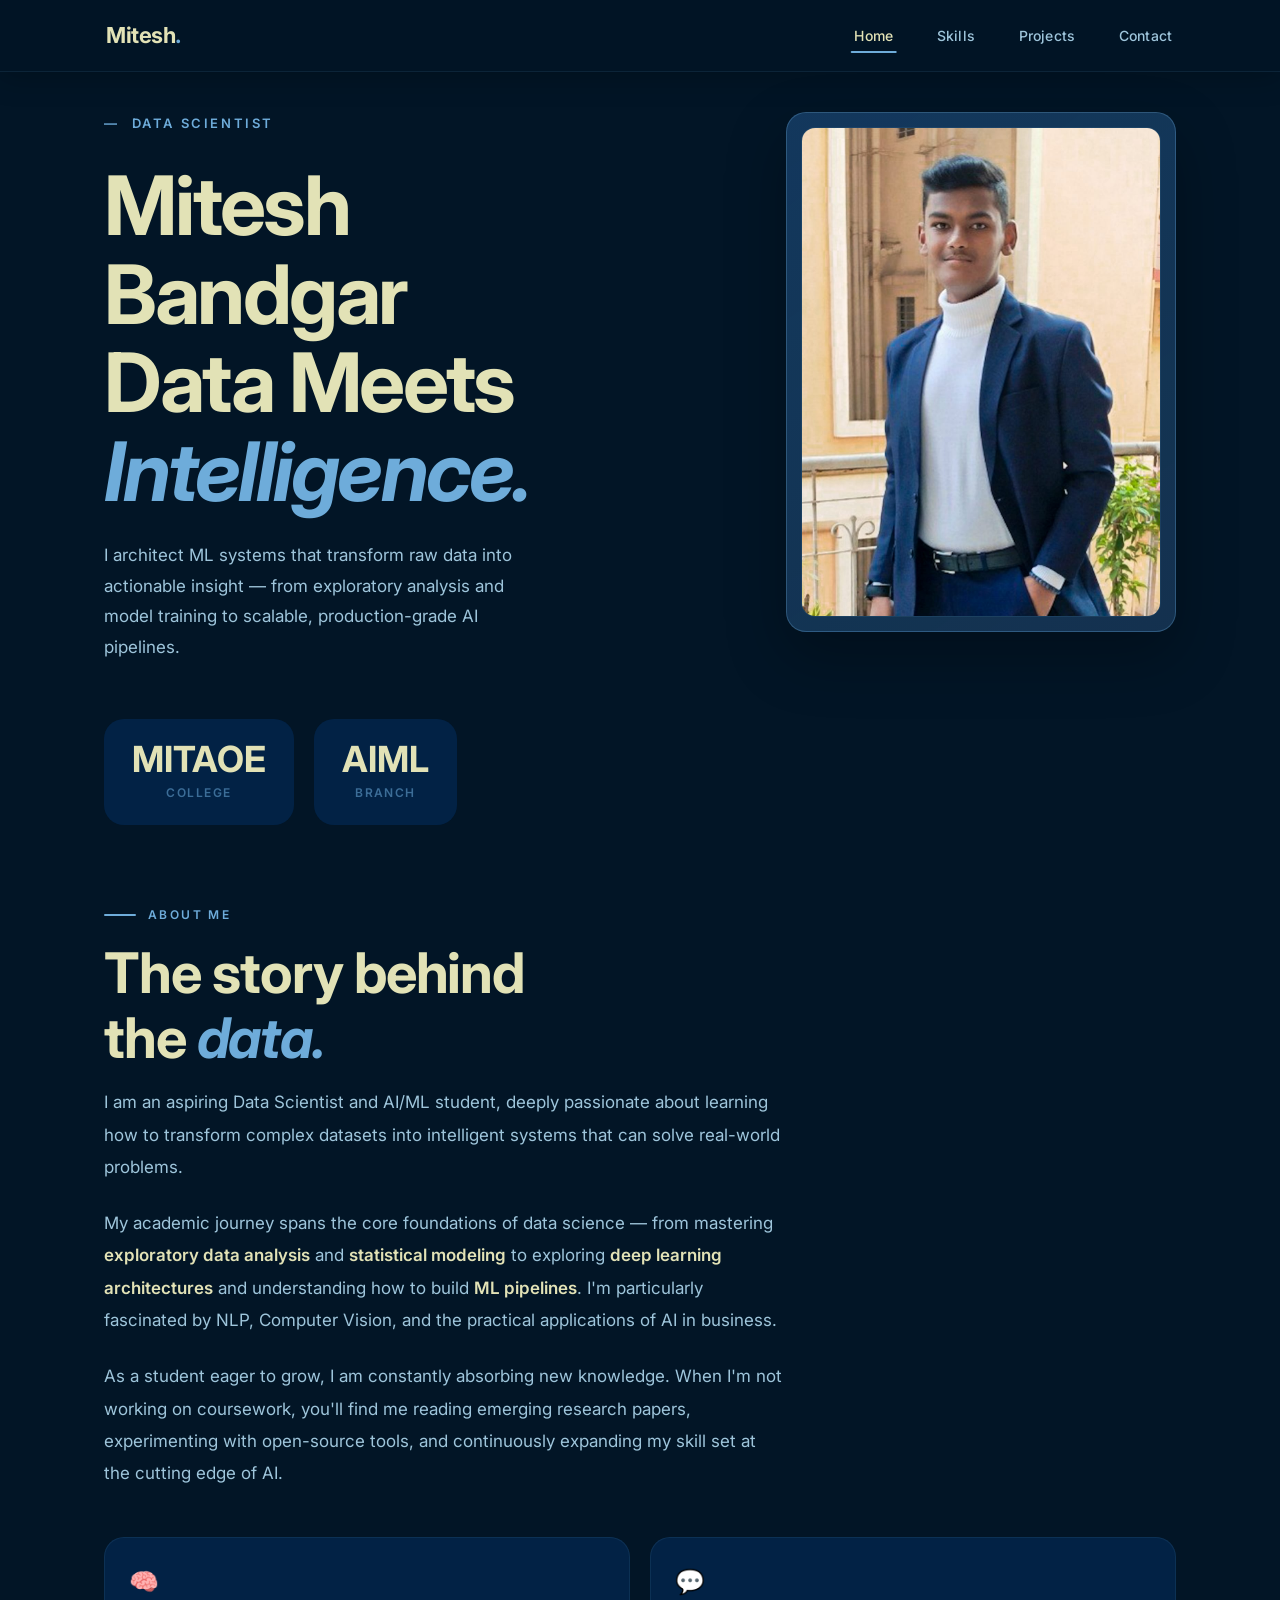
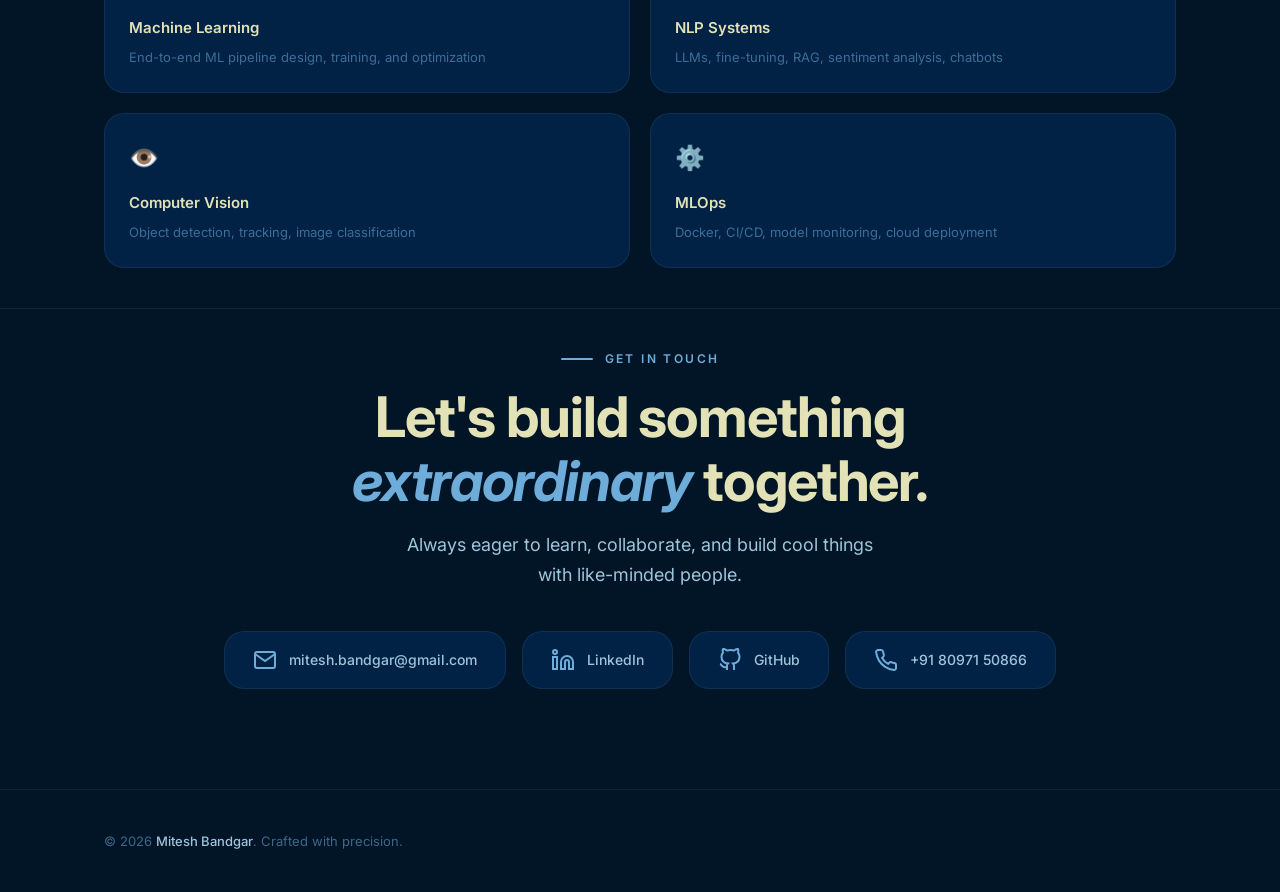
<file: index.html>
<!DOCTYPE html>
<html lang="en">
<head>
    <meta charset="UTF-8">
    <meta name="viewport" content="width=device-width, initial-scale=1.0">
    <title>Mitesh Bandgar</title>
    <meta name="description" content="Portfolio of Mitesh Bandgar, a Data Scientist and AI/ML Engineer from Pune, India. Building intelligent systems through data science, machine learning, and deep learning.">
    <meta name="keywords" content="Mitesh Bandgar, Data Scientist, AI Engineer, ML Engineer, Machine Learning, Deep Learning, Python, NLP, Pune, India">
    <meta name="author" content="Mitesh Bandgar">
    <meta name="robots" content="index, follow">
    <meta name="theme-color" content="#021526">
    <meta property="og:title" content="Mitesh Bandgar — Data Scientist & AI/ML Engineer">
    <meta property="og:description" content="Building intelligent systems through data. ML models, deep learning research, and AI pipelines.">
    <meta property="og:type" content="website">
    <meta name="twitter:card" content="summary_large_image">
    <link rel="canonical" href="https://miteshbandgar.dev">
    <link rel="icon" type="image/png" href="images/logo.png">

    <script type="application/ld+json">
    {
      "@context": "https://schema.org",
      "@type": "Person",
      "name": "Mitesh Bandgar",
      "jobTitle": "Data Scientist and AI/ML Engineer",
      "url": "https://miteshbandgar.dev",
      "email": "mitesh.bandgar@gmail.com",
      "telephone": "+918097150866",
      "address": { "@type": "PostalAddress", "addressLocality": "Pune", "addressRegion": "Maharashtra", "addressCountry": "IN" },
      "sameAs": ["https://github.com/miteshbandgar", "https://www.linkedin.com/in/mitesh-bandgar"]
    }
    </script>
    <link rel="stylesheet" href="css/style.css">
</head>
<body>
    <input type="checkbox" id="nav-toggle-cb" class="nav-toggle-cb" style="display:none;">

    <!-- Navigation -->
    <header class="nav" id="main-nav">
        <div class="nav-inner">
            <a href="index.html" class="nav-logo">Mitesh<span class="accent">.</span></a>
            <div class="nav-links">
                <a href="index.html" class="nav-link active">Home</a>
                <a href="skills.html" class="nav-link">Skills</a>
                <a href="projects.html" class="nav-link">Projects</a>
                <a href="contact.html" class="nav-link">Contact</a>
            </div>
            <label for="nav-toggle-cb" class="nav-toggle" id="nav-toggle">
                <span class="bar"></span><span class="bar"></span><span class="bar"></span>
            </label>
        </div>
    </header>

    <div class="mobile-menu" id="mobile-menu">
        <a href="index.html" class="mobile-link">Home</a>
        <a href="skills.html" class="mobile-link">Skills</a>
        <a href="projects.html" class="mobile-link">Projects</a>
        <a href="contact.html" class="mobile-link">Contact</a>
    </div>

    <main>
        <!-- HERO -->
        <section class="hero" id="hero">
            <div class="container">
                <div class="hero-inner">
                    <div class="hero-content">
                        <div class="hero-eyebrow">Data Scientist</div>
                        <h1 class="hero-title">
                            <span class="line">Mitesh Bandgar</span>
                            <span class="line">Data Meets <em class="italic">Intelligence.</em></span>
                        </h1>
                        <p class="hero-description">I architect ML systems that transform raw data into actionable insight — from exploratory analysis and model training to scalable, production-grade AI pipelines.</p>
                        
                        <div class="hero-meta">
                            <div class="meta-item">
                                <span class="meta-value">MITAOE</span>
                                <span class="meta-label">College</span>
                            </div>
                            <div class="meta-item">
                                <span class="meta-value">AIML</span>
                                <span class="meta-label">Branch</span>
                            </div>
                        </div>
                    </div>

                    <div class="hero-photo" aria-label="Mitesh Bandgar profile image">
                        <div class="hero-photo-frame">
                            <img src="images/me.jpeg" alt="Mitesh Bandgar profile">
                        </div>
                    </div>
                </div>
            </div>
        </section>

        <!-- ABOUT -->
        <section class="section" id="about">
            <div class="container">
                <div class="section-label reveal">About Me</div>
                <h2 class="section-title reveal">The story behind<br>the <em>data.</em></h2>

                <div class="about-content-simple">
                    <p class="bio reveal">
                        I am an aspiring Data Scientist and AI/ML student, deeply passionate about learning how to transform complex datasets into intelligent systems that can solve real-world problems.
                    </p>
                    <p class="bio reveal">
                        My academic journey spans the core foundations of data science — from mastering <strong>exploratory data analysis</strong> and <strong>statistical modeling</strong> to exploring <strong>deep learning architectures</strong> and understanding how to build <strong>ML pipelines</strong>. I'm particularly fascinated by NLP, Computer Vision, and the practical applications of AI in business.
                    </p>
                    <p class="bio reveal">
                        As a student eager to grow, I am constantly absorbing new knowledge. When I'm not working on coursework, you'll find me reading emerging research papers, experimenting with open-source tools, and continuously expanding my skill set at the cutting edge of AI.
                    </p>
                </div>

                <div class="about-highlights reveal-stagger" style="margin-top: 48px;">
                    <div class="highlight-card">
                        <span class="h-icon">🧠</span>
                        <h4>Machine Learning</h4>
                        <p>End-to-end ML pipeline design, training, and optimization</p>
                    </div>
                    <div class="highlight-card">
                        <span class="h-icon">💬</span>
                        <h4>NLP Systems</h4>
                        <p>LLMs, fine-tuning, RAG, sentiment analysis, chatbots</p>
                    </div>
                    <div class="highlight-card">
                        <span class="h-icon">👁️</span>
                        <h4>Computer Vision</h4>
                        <p>Object detection, tracking, image classification</p>
                    </div>
                    <div class="highlight-card">
                        <span class="h-icon">⚙️</span>
                        <h4>MLOps</h4>
                        <p>Docker, CI/CD, model monitoring, cloud deployment</p>
                    </div>

                </div>
            </div>
        </section>

        <hr class="section-divider">

        <!-- CONTACT CTA -->
        <section class="section contact-section" id="contact">
            <div class="container">
                <div class="section-label reveal" style="justify-content: center;">Get in Touch</div>
                <h2 class="section-title reveal">Let's build something<br><em>extraordinary</em> together.</h2>
                <p class="section-subtitle reveal">Always eager to learn, collaborate, and build cool things with like-minded people.</p>

                <div class="contact-links reveal">
                    <div class="contact-card static">
                        <svg viewBox="0 0 24 24" fill="none" stroke="currentColor" stroke-width="2"><path d="M4 4h16c1.1 0 2 .9 2 2v12c0 1.1-.9 2-2 2H4c-1.1 0-2-.9-2-2V6c0-1.1.9-2 2-2z"/><polyline points="22,6 12,13 2,6"/></svg>
                        mitesh.bandgar@gmail.com
                    </div>
                    <a href="https://www.linkedin.com/in/mitesh-bandgar" target="_blank" class="contact-card">
                        <svg viewBox="0 0 24 24" fill="none" stroke="currentColor" stroke-width="2"><path d="M16 8a6 6 0 0 1 6 6v7h-4v-7a2 2 0 0 0-2-2 2 2 0 0 0-2 2v7h-4v-7a6 6 0 0 1 6-6z"/><rect x="2" y="9" width="4" height="12"/><circle cx="4" cy="4" r="2"/></svg>
                        LinkedIn
                    </a>
                    <a href="https://github.com/miteshbandgar" target="_blank" class="contact-card">
                        <svg viewBox="0 0 24 24" fill="none" stroke="currentColor" stroke-width="2"><path d="M9 19c-5 1.5-5-2.5-7-3m14 6v-3.87a3.37 3.37 0 0 0-.94-2.61c3.14-.35 6.44-1.54 6.44-7A5.44 5.44 0 0 0 20 4.77 5.07 5.07 0 0 0 19.91 1S18.73.65 16 2.48a13.38 13.38 0 0 0-7 0C6.27.65 5.09 1 5.09 1A5.07 5.07 0 0 0 5 4.77a5.44 5.44 0 0 0-1.5 3.78c0 5.42 3.3 6.61 6.44 7A3.37 3.37 0 0 0 9 18.13V22"/></svg>
                        GitHub
                    </a>
                    <div class="contact-card static">
                        <svg viewBox="0 0 24 24" fill="none" stroke="currentColor" stroke-width="2"><path d="M22 16.92v3a2 2 0 0 1-2.18 2 19.79 19.79 0 0 1-8.63-3.07 19.5 19.5 0 0 1-6-6 19.79 19.79 0 0 1-3.07-8.67A2 2 0 0 1 4.11 2h3a2 2 0 0 1 2 1.72 12.84 12.84 0 0 0 .7 2.81 2 2 0 0 1-.45 2.11L8.09 9.91a16 16 0 0 0 6 6l1.27-1.27a2 2 0 0 1 2.11-.45 12.84 12.84 0 0 0 2.81.7A2 2 0 0 1 22 16.92z"/></svg>
                        +91 80971 50866
                    </div>

                </div>
            </div>
        </section>
    </main>

    <!-- Footer -->
    <footer class="footer">
        <div class="container">
            <div class="footer-inner">
                <div class="footer-left">
                    <p>&copy; 2026 <span class="footer-name">Mitesh Bandgar</span>. Crafted with precision.</p>
                </div>
            </div>
        </div>
    </footer>
</body>
</html>
</file>
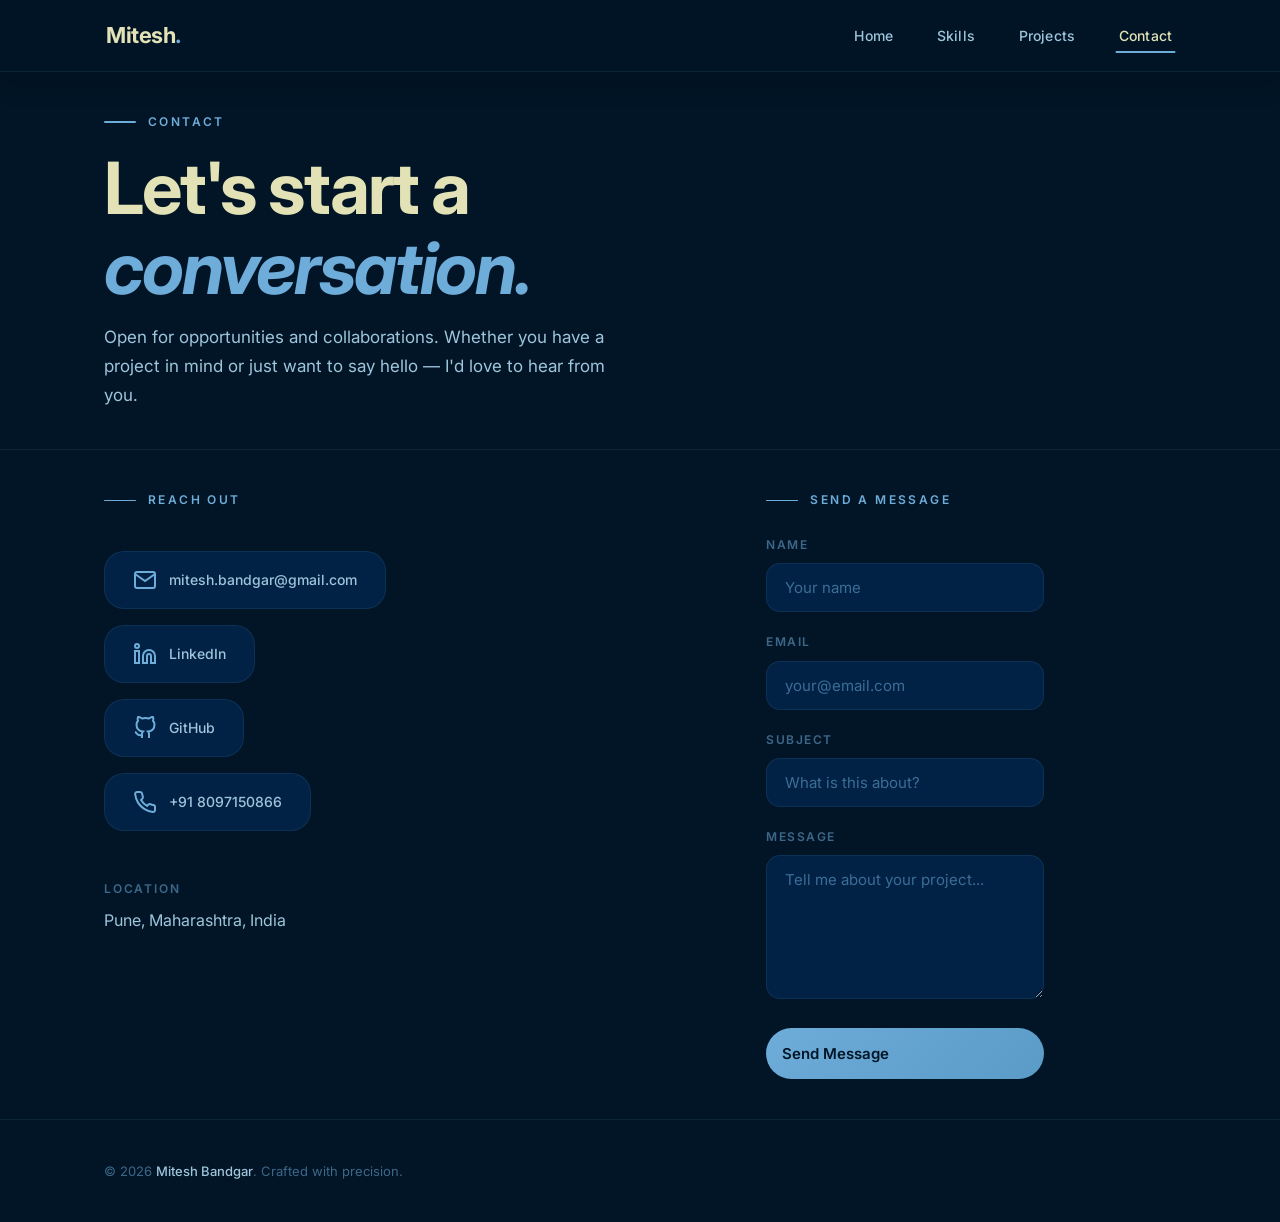
<file: contact.html>
<!DOCTYPE html>
<html lang="en">
<head>
    <meta charset="UTF-8">
    <meta name="viewport" content="width=device-width, initial-scale=1.0">
    <title>Mitesh Bandgar</title>
    <meta name="description" content="Get in touch with Mitesh Bandgar — Available for full-time roles, freelance projects, and collaborations.">
    <meta name="theme-color" content="#021526">
    <link rel="icon" type="image/png" href="images/logo.png">
    <link rel="stylesheet" href="css/style.css">
</head>
<body>
    <input type="checkbox" id="nav-toggle-cb" class="nav-toggle-cb" style="display:none;">

    <div id="scroll-progress"></div>

    <header class="nav" id="main-nav">
        <div class="nav-inner">
            <a href="index.html" class="nav-logo">Mitesh<span class="accent">.</span></a>
            <div class="nav-links">
                <a href="index.html" class="nav-link">Home</a>
                <a href="skills.html" class="nav-link">Skills</a>
                <a href="projects.html" class="nav-link">Projects</a>
                <a href="contact.html" class="nav-link active">Contact</a>
            </div>
            
            <label for="nav-toggle-cb" class="nav-toggle" id="nav-toggle">
                <span class="bar"></span><span class="bar"></span><span class="bar"></span>
            </label>
        </div>
    </header>

    <div class="mobile-menu" id="mobile-menu">
        <a href="index.html" class="mobile-link">Home</a>
        <a href="skills.html" class="mobile-link">Skills</a>
        <a href="projects.html" class="mobile-link">Projects</a>
        <a href="contact.html" class="mobile-link">Contact</a>
    </div>

    <main>
        <div class="page-header">
            <div class="container">
                <div class="section-label">Contact</div>
                <h1 class="page-title">Let's start a<br><em>conversation.</em></h1>
                <p class="page-subtitle">Open for opportunities and collaborations. Whether you have a project in mind or just want to say hello — I'd love to hear from you.</p>
            </div>
        </div>

        <hr class="section-divider">

        <section class="section">
            <div class="container">
                <div class="about-grid">
                    <!-- Left — Info -->
                    <div>
                        <div class="section-label reveal">Reach Out</div>

                        <div style="margin-top: 40px;" class="reveal">
                            <div class="contact-links" style="flex-direction: column; align-items: flex-start; margin-bottom: 0;">
                                <div class="contact-card static">
                                    <svg viewBox="0 0 24 24" fill="none" stroke="currentColor" stroke-width="2"><path d="M4 4h16c1.1 0 2 .9 2 2v12c0 1.1-.9 2-2 2H4c-1.1 0-2-.9-2-2V6c0-1.1.9-2 2-2z"/><polyline points="22,6 12,13 2,6"/></svg>
                                    mitesh.bandgar@gmail.com
                                </div>
                                <a href="https://www.linkedin.com/in/mitesh-bandgar" target="_blank" class="contact-card">
                                    <svg viewBox="0 0 24 24" fill="none" stroke="currentColor" stroke-width="2"><path d="M16 8a6 6 0 0 1 6 6v7h-4v-7a2 2 0 0 0-2-2 2 2 0 0 0-2 2v7h-4v-7a6 6 0 0 1 6-6z"/><rect x="2" y="9" width="4" height="12"/><circle cx="4" cy="4" r="2"/></svg>
                                    LinkedIn
                                </a>
                                <a href="https://github.com/miteshbandgar" target="_blank" class="contact-card">
                                    <svg viewBox="0 0 24 24" fill="none" stroke="currentColor" stroke-width="2"><path d="M9 19c-5 1.5-5-2.5-7-3m14 6v-3.87a3.37 3.37 0 0 0-.94-2.61c3.14-.35 6.44-1.54 6.44-7A5.44 5.44 0 0 0 20 4.77 5.07 5.07 0 0 0 19.91 1S18.73.65 16 2.48a13.38 13.38 0 0 0-7 0C6.27.65 5.09 1 5.09 1A5.07 5.07 0 0 0 5 4.77a5.44 5.44 0 0 0-1.5 3.78c0 5.42 3.3 6.61 6.44 7A3.37 3.37 0 0 0 9 18.13V22"/></svg>
                                    GitHub
                                </a>
                                <div class="contact-card static">
                                    <svg viewBox="0 0 24 24" fill="none" stroke="currentColor" stroke-width="2"><path d="M22 16.92v3a2 2 0 0 1-2.18 2 19.79 19.79 0 0 1-8.63-3.07 19.5 19.5 0 0 1-6-6 19.79 19.79 0 0 1-3.07-8.67A2 2 0 0 1 4.11 2h3a2 2 0 0 1 2 1.72 12.84 12.84 0 0 0 .7 2.81 2 2 0 0 1-.45 2.11L8.09 9.91a16 16 0 0 0 6 6l1.27-1.27a2 2 0 0 1 2.11-.45 12.84 12.84 0 0 0 2.81.7A2 2 0 0 1 22 16.92z"/></svg>
                                    +91 8097150866
                                </div>
                            </div>
                        </div>

                        <div style="margin-top: 48px;" class="reveal">
                            <p style="font-family: var(--font-main); font-size: 12px; font-weight: 600; color: var(--text-muted); text-transform: uppercase; letter-spacing: 0.15em; margin-bottom: 8px;">Location</p>
                            <p style="font-size: 16px; color: var(--text-secondary);">Pune, Maharashtra, India</p>
                        </div>
                    </div>

                    <!-- Right — Form -->
                    <div class="contact-form-wrapper reveal">
                        <div class="section-label">Send a Message</div>
                        <form action="https://formsubmit.co/mitesh.bandgar@gmail.com" method="POST" id="contact-form" style="margin-top: 24px;">
                            <div class="form-group">
                                <label class="form-label" for="contact-name">Name</label>
                                <input type="text" id="contact-name" name="name" class="form-input" placeholder="Your name" required>
                            </div>
                            <div class="form-group">
                                <label class="form-label" for="contact-email">Email</label>
                                <input type="email" id="contact-email" name="email" class="form-input" placeholder="your@email.com" required>
                            </div>
                            <div class="form-group">
                                <label class="form-label" for="contact-subject">Subject</label>
                                <input type="text" id="contact-subject" name="_subject" class="form-input" placeholder="What is this about?">
                            </div>
                            <div class="form-group">
                                <label class="form-label" for="contact-message">Message</label>
                                <textarea id="contact-message" name="message" class="form-input" placeholder="Tell me about your project..." rows="6" required></textarea>
                            </div>
                            <button type="submit" class="btn-primary form-submit">Send Message</button>
                        </form>
                    </div>
                </div>
            </div>
        </section>
    </main>

    <footer class="footer">
        <div class="container">
            <div class="footer-inner">
                <div class="footer-left">
                    <p>© 2026 <span class="footer-name">Mitesh Bandgar</span>. Crafted with precision.</p>
                </div>
                
            </div>
        </div>
    </footer>
</body>
</html>
</file>
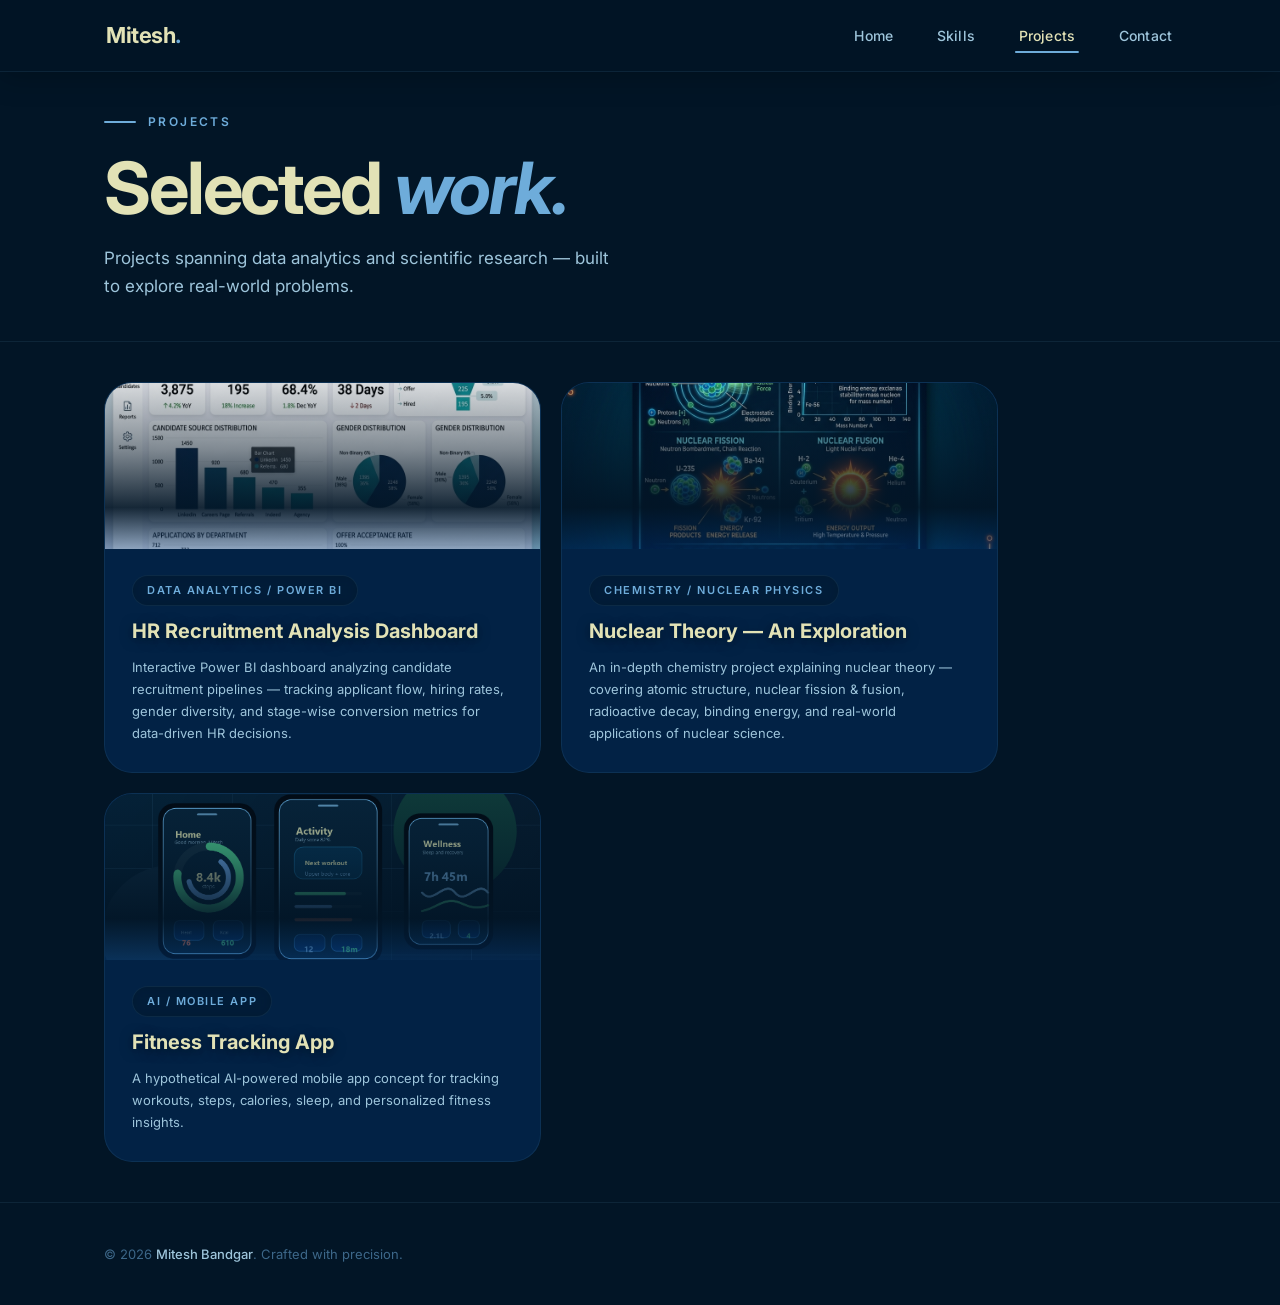
<file: projects.html>
<!DOCTYPE html>
<html lang="en">
<head>
    <meta charset="UTF-8">
    <meta name="viewport" content="width=device-width, initial-scale=1.0">
    <title>Mitesh Bandgar</title>
    <meta name="description" content="AI/ML Projects by Mitesh Bandgar — NLP, Computer Vision, Deep Learning, and Predictive Analytics.">
    <meta name="theme-color" content="#021526">
    <link rel="icon" type="image/png" href="images/logo.png">
    <link rel="stylesheet" href="css/style.css">
</head>
<body>
    <input type="checkbox" id="nav-toggle-cb" class="nav-toggle-cb" style="display:none;">

    <div id="scroll-progress"></div>

    <header class="nav" id="main-nav">
        <div class="nav-inner">
            <a href="index.html" class="nav-logo">Mitesh<span class="accent">.</span></a>
            <div class="nav-links">
                <a href="index.html" class="nav-link">Home</a>
                <a href="skills.html" class="nav-link">Skills</a>
                <a href="projects.html" class="nav-link active">Projects</a>
                <a href="contact.html" class="nav-link">Contact</a>
            </div>
            
            <label for="nav-toggle-cb" class="nav-toggle" id="nav-toggle">
                <span class="bar"></span><span class="bar"></span><span class="bar"></span>
            </label>
        </div>
    </header>

    <div class="mobile-menu" id="mobile-menu">
        <a href="index.html" class="mobile-link">Home</a>
        <a href="skills.html" class="mobile-link">Skills</a>
        <a href="projects.html" class="mobile-link">Projects</a>
        <a href="contact.html" class="mobile-link">Contact</a>
    </div>

    <main>
        <div class="page-header">
            <div class="container">
                <div class="section-label">Projects</div>
                <h1 class="page-title">Selected <em>work.</em></h1>
                <p class="page-subtitle">Projects spanning data analytics and scientific research — built to explore real-world problems.</p>
            </div>
        </div>

        <hr class="section-divider">

        <section class="section">
            <div class="container">
                <div class="projects-grid">

                    <!-- Project 1: Power BI HR Dashboard -->
                    <article class="project-card reveal">
                        <div class="project-card-bg"><img src="images/hr_dashboard.png" alt="HR Recruitment Dashboard"></div>
                        <div class="project-body">
                            <span class="project-category">Data Analytics / Power BI</span>
                            <h3>HR Recruitment Analysis Dashboard</h3>
                            <p>Interactive Power BI dashboard analyzing candidate recruitment pipelines — tracking applicant flow, hiring rates, gender diversity, and stage-wise conversion metrics for data-driven HR decisions.</p>
                        </div>
                    </article>

                    <!-- Project 2: Chemistry Nuclear Theory -->
                    <article class="project-card reveal">
                        <div class="project-card-bg"><img src="images/nuclear_theory.png" alt="Nuclear Theory Project"></div>
                        <div class="project-body">
                            <span class="project-category">Chemistry / Nuclear Physics</span>
                            <h3>Nuclear Theory — An Exploration</h3>
                            <p>An in-depth chemistry project explaining nuclear theory — covering atomic structure, nuclear fission &amp; fusion, radioactive decay, binding energy, and real-world applications of nuclear science.</p>
                        </div>
                    </article>

                    <!-- Project 3: Fitness Tracking App -->
                    <article class="project-card reveal">
                        <div class="project-card-bg project-card-bg--fitness"><img src="images/fitness_app_home.png" alt="Fitness App Home Page Mockup"></div>
                        <div class="project-body">
                            <span class="project-category">AI / Mobile App</span>
                            <h3>Fitness Tracking App</h3>
                            <p>A hypothetical AI-powered mobile app concept for tracking workouts, steps, calories, sleep, and personalized fitness insights.</p>
                        </div>
                    </article>

                </div>
            </div>
        </section>

    </main>

    <footer class="footer">
        <div class="container">
            <div class="footer-inner">
                <div class="footer-left">
                    <p>© 2026 <span class="footer-name">Mitesh Bandgar</span>. Crafted with precision.</p>
                </div>
                
            </div>
        </div>
    </footer>
</body>
</html>
</file>
<file: css/style.css>
/* Design */

@import url('https://fonts.googleapis.com/css2?family=Inter:wght@300;400;500;600;700&display=swap');

:root {
    /* Colors */
    --bg-primary:    #021526;
    --bg-secondary:  #03346E;
    --bg-card:       rgba(3, 52, 110, 0.45);
    --bg-card-hover: rgba(3, 52, 110, 0.65);
    --bg-elevated:   rgba(110, 172, 218, 0.06);

    --accent:        #6EACDA;
    --accent-soft:   rgba(110, 172, 218, 0.12);
    --accent-glow:   transparent;
    --accent-strong: rgba(110, 172, 218, 0.6);

    --cream:         #E2E2B6;
    --cream-soft:    rgba(226, 226, 182, 0.15);
    --cream-glow:    transparent;

    --text-primary:  #E2E2B6;
    --text-secondary: #9ec5db;
    --text-muted:    rgba(110, 172, 218, 0.55);

    --border:        rgba(110, 172, 218, 0.10);
    --border-hover:  rgba(110, 172, 218, 0.25);
    --border-accent: rgba(110, 172, 218, 0.30);

    /* Type */
    --font-main: 'Aptos', 'Inter', 'Segoe UI', -apple-system, BlinkMacSystemFont, 'Helvetica Neue', Arial, sans-serif;

    /* Space */
    --space-xs: 4px;
    --space-sm: 8px;
    --space-md: 16px;
    --space-lg: 24px;
    --space-xl: 40px;
    --space-2xl: 64px;

    /* Layout */
    --max-width: 1200px;
    --nav-height: 72px;

    /* Corners */
    --radius-sm: 10px;
    --radius-md: 14px;
    --radius-lg: 20px;
    --radius-xl: 28px;
    --radius-full: 100px;

    /* Motion */
    --ease-out: cubic-bezier(0.16, 1, 0.3, 1);
    --ease-in-out: cubic-bezier(0.65, 0, 0.35, 1);
    --ease-smooth: cubic-bezier(0.4, 0, 0.2, 1);
    --duration-fast: 220ms;
    --duration-medium: 400ms;
    --duration-slow: 700ms;
}

/* Reset */
*, *::before, *::after {
    margin: 0;
    padding: 0;
    box-sizing: border-box;
}

html {
    scroll-behavior: smooth;
    font-size: 16px;
    -webkit-font-smoothing: antialiased;
    -moz-osx-font-smoothing: grayscale;
}

body {
    background-color: var(--bg-primary);
    color: var(--text-primary);
    font-family: var(--font-main);
    font-weight: 400;
    line-height: 1.7;
    overflow-x: hidden;
}

::selection {
    background: var(--accent);
    color: var(--bg-primary);
}

img {
    max-width: 100%;
    display: block;
}

a {
    color: inherit;
    text-decoration: none;
    transition: all var(--duration-fast) var(--ease-smooth);
}

button {
    font-family: inherit;
    border: none;
    background: none;
    cursor: pointer;
    color: inherit;
}

/* Utility */
.container {
    max-width: var(--max-width);
    margin: 0 auto;
    padding: 0 clamp(24px, 5vw, 64px);
}

.section {
    padding: var(--space-xl) 0;
}

.section-label {
    font-family: var(--font-main);
    font-size: 12px;
    font-weight: 600;
    text-transform: uppercase;
    letter-spacing: 0.2em;
    color: var(--accent);
    margin-bottom: var(--space-md);
    display: flex;
    align-items: center;
    gap: 12px;
}

.section-label::before {
    content: '';
    width: 32px;
    height: 1.5px;
    background: var(--accent);
    border-radius: 2px;
}

.section-title {
    font-family: var(--font-main);
    font-weight: 700;
    font-size: clamp(36px, 5vw, 56px);
    line-height: 1.15;
    color: var(--text-primary);
    margin-bottom: var(--space-md);
    letter-spacing: -0.02em;
}

.section-title em {
    font-style: italic;
    color: var(--accent);
}

.section-subtitle {
    font-family: var(--font-main);
    font-size: clamp(16px, 1.8vw, 18px);
    color: var(--text-secondary);
    max-width: 560px;
    line-height: 1.7;
}

.section-divider {
    border: none;
    height: 1px;
    background: var(--border);
    margin: 0;
}


/* Navigation */
.nav {
    position: fixed;
    top: 0;
    left: 0;
    width: 100%;
    height: var(--nav-height);
    z-index: 1000;
    display: flex;
    align-items: center;
    transition: all var(--duration-medium) var(--ease-smooth);
    border-bottom: 1px solid var(--border);
    background: rgba(2, 21, 38, 0.88);
    backdrop-filter: blur(24px);
    -webkit-backdrop-filter: blur(24px);
    box-shadow: 0 4px 30px rgba(0, 0, 0, 0.25);
}

.nav-inner {
    max-width: var(--max-width);
    width: 100%;
    margin: 0 auto;
    padding: 0 clamp(24px, 5vw, 64px);
    display: flex;
    align-items: center;
    justify-content: space-between;
}

.nav-logo {
    font-family: var(--font-main);
    font-size: 22px;
    font-weight: 700;
    color: var(--text-primary);
    letter-spacing: -0.02em;
    transition: all var(--duration-fast) var(--ease-smooth);
    border-radius: var(--radius-sm);
    padding: 4px 2px;
}

.nav-logo:hover {
    opacity: 0.8;
    
}

.nav-logo .accent {
    color: var(--accent);
}

.nav-links {
    display: flex;
    align-items: center;
    gap: 36px;
}

.nav-link {
    font-family: var(--font-main);
    font-size: 14px;
    font-weight: 500;
    color: var(--text-secondary);
    letter-spacing: 0.01em;
    position: relative;
    transition: all var(--duration-fast) var(--ease-smooth);
    padding: 6px 4px;
    border-radius: var(--radius-sm);
}

.nav-link:hover,
.nav-link.active {
    color: var(--cream);
    text-shadow: 0 0 20px var(--accent-glow);
}

.nav-link::after {
    content: '';
    position: absolute;
    bottom: 0;
    left: 50%;
    transform: translateX(-50%);
    width: 0;
    height: 2px;
    background: var(--accent);
    border-radius: var(--radius-full);
    transition: width var(--duration-medium) var(--ease-out);
    box-shadow: 0 0 8px var(--accent-glow);
}

.nav-link:hover::after,
.nav-link.active::after {
    width: 100%;
}

.nav-cta {
    font-family: var(--font-main);
    font-size: 13px;
    font-weight: 600;
    color: var(--accent);
    border: 1px solid var(--border-accent);
    padding: 10px 24px;
    border-radius: var(--radius-full);
    transition: all var(--duration-fast) var(--ease-smooth);
    display: flex;
    align-items: center;
    gap: 8px;
}

.nav-cta:hover {
    background: var(--accent-soft);
    border-color: var(--accent);
    
    box-shadow: 0 6px 24px var(--accent-glow);
}

.nav-cta .dot {
    width: 7px;
    height: 7px;
    background: #4ade80;
    border-radius: 50%;
    animation: pulse-dot 2s ease-in-out infinite;
    box-shadow: 0 0 8px rgba(74, 222, 128, 0.4);
}

@keyframes pulse-dot {
    0%, 100% { opacity: 0.5; transform: scale(1); }
    50% { opacity: 1; transform: scale(1.3); }
}

/* Toggle */
.nav-toggle {
    display: none;
    flex-direction: column;
    gap: 6px;
    cursor: pointer;
    padding: 6px;
    z-index: 1001;
    border-radius: var(--radius-sm);
    transition: all var(--duration-fast) var(--ease-smooth);
}

.nav-toggle:hover {
    background: var(--accent-soft);
}

.nav-toggle .bar {
    width: 24px;
    height: 2px;
    background: var(--text-primary);
    border-radius: var(--radius-full);
    transition: all var(--duration-medium) var(--ease-out);
    transform-origin: center;
}

.nav-toggle-cb:checked ~ .nav .nav-toggle .bar:nth-child(1) {
    transform: translateY(8px) rotate(45deg);
}
.nav-toggle-cb:checked ~ .nav .nav-toggle .bar:nth-child(2) {
    opacity: 0;
    transform: scaleX(0);
}
.nav-toggle-cb:checked ~ .nav .nav-toggle .bar:nth-child(3) {
    transform: translateY(-8px) rotate(-45deg);
}

/* Menu */
.mobile-menu {
    position: fixed;
    inset: 0;
    background: var(--bg-primary);
    z-index: 999;
    display: flex;
    flex-direction: column;
    justify-content: center;
    align-items: center;
    gap: 36px;
    transform: translateY(-100%);
    transition: transform var(--duration-slow) var(--ease-out);
}

.nav-toggle-cb:checked ~ .mobile-menu {
    transform: translateY(0);
}

.mobile-menu .mobile-link {
    font-family: var(--font-main);
    font-size: 36px;
    font-weight: 700;
    color: var(--text-primary);
    opacity: 0;
    transform: translateY(30px);
    transition: all var(--duration-medium) var(--ease-out);
    padding: 8px 20px;
    border-radius: var(--radius-md);
}

.mobile-menu .mobile-link:hover {
    color: var(--accent);
    background: var(--accent-soft);
}

.nav-toggle-cb:checked ~ .mobile-menu .mobile-link {
    opacity: 1;
    transform: translateY(0);
}

.nav-toggle-cb:checked ~ .mobile-menu .mobile-link:nth-child(1) { transition-delay: 0.15s; }
.nav-toggle-cb:checked ~ .mobile-menu .mobile-link:nth-child(2) { transition-delay: 0.25s; }
.nav-toggle-cb:checked ~ .mobile-menu .mobile-link:nth-child(3) { transition-delay: 0.35s; }
.nav-toggle-cb:checked ~ .mobile-menu .mobile-link:nth-child(4) { transition-delay: 0.45s; }

/* Hero */
.hero {
    padding-top: calc(var(--nav-height) + var(--space-xl));
    padding-bottom: var(--space-xl);
    position: relative;
    overflow: hidden;
}

.hero-inner {
    display: grid;
    grid-template-columns: 1.2fr 1fr;
    gap: clamp(40px, 8vw, 100px);
    align-items: center;
    width: 100%;
}

.hero-content {
    position: relative;
    z-index: 2;
}

.hero-eyebrow {
    font-family: var(--font-main);
    font-size: 13px;
    font-weight: 600;
    text-transform: uppercase;
    letter-spacing: 0.2em;
    color: var(--accent);
    margin-bottom: 28px;
    display: flex;
    align-items: center;
    gap: 12px;
    opacity: 0;
    transform: translateY(12px);
}

.hero-eyebrow::before {
    content: '—';
    color: var(--accent);
}

.hero-title {
    font-family: var(--font-main);
    font-weight: 700;
    font-size: clamp(48px, 7vw, 82px);
    line-height: 1.08;
    margin-bottom: 24px;
    letter-spacing: -0.03em;
}

.hero-title .line {
    display: block;
    opacity: 0;
    transform: translateY(20px);
}

.hero-title .italic {
    font-style: italic;
    color: var(--accent);
}

.hero-description {
    font-family: var(--font-main);
    font-size: 17px;
    font-weight: 400;
    color: var(--text-secondary);
    max-width: 440px;
    line-height: 1.8;
    margin-bottom: 40px;
    opacity: 0;
    transform: translateY(12px);
}

.hero-actions {
    display: flex;
    gap: 16px;
    align-items: center;
    opacity: 0;
    transform: translateY(12px);
}

/* Buttons */
.btn-primary {
    font-family: var(--font-main);
    font-size: 14px;
    font-weight: 600;
    background: linear-gradient(135deg, var(--accent), #5a9bc7);
    color: var(--bg-primary);
    padding: 15px 36px;
    border-radius: var(--radius-full);
    transition: all var(--duration-fast) var(--ease-smooth);
    display: inline-flex;
    align-items: center;
    gap: 8px;
    cursor: pointer;
    border: none;
    position: relative;
}

.btn-primary:hover {
    
    box-shadow:
        0 8px 25px var(--accent-glow),
        0 0 40px var(--accent-soft);
    filter: brightness(1.1);
}



.btn-secondary {
    font-family: var(--font-main);
    font-size: 14px;
    font-weight: 500;
    color: var(--text-secondary);
    padding: 15px 8px;
    transition: all var(--duration-fast) var(--ease-smooth);
    display: inline-flex;
    align-items: center;
    gap: 6px;
    border-radius: var(--radius-full);
}

.btn-secondary:hover {
    color: var(--cream);
    
    text-shadow: 0 0 16px var(--accent-glow);
}

.btn-secondary .arrow {
    transition: transform var(--duration-fast) var(--ease-smooth);
    font-size: 16px;
}

.btn-secondary:hover .arrow {
    transform: translateX(5px);
}

/* Photo */
.hero-photo {
    position: relative;
    display: flex;
    justify-content: flex-end;
    align-items: center;
    align-self: start;
    opacity: 0;
    transform: translateY(16px) scale(0.98);
}

.hero-photo-frame {
    width: min(100%, 390px);
    aspect-ratio: 3 / 4;
    padding: 14px;
    border: 1px solid var(--border-accent);
    border-radius: var(--radius-lg);
    background:
        linear-gradient(145deg, rgba(110, 172, 218, 0.16), rgba(226, 226, 182, 0.08)),
        var(--bg-card);
    box-shadow: 0 24px 60px rgba(0, 0, 0, 0.28);
}

.hero-photo-frame img {
    width: 100%;
    height: 100%;
    object-fit: cover;
    object-position: center top;
    border-radius: var(--radius-md);
    border: 1px solid var(--border);
}

/* Visual */
.hero-visual {
    position: relative;
    aspect-ratio: 1;
    display: flex;
    justify-content: center;
    align-items: center;
    opacity: 0;
    transform: scale(0.95);
}

.hero-visual canvas {
    width: 100%;
    height: 100%;
    border-radius: var(--radius-xl);
}

/* Stats */
.hero-meta {
    display: flex;
    gap: 20px;
    margin-top: 56px;
    opacity: 0;
    transform: translateY(12px);
}

.meta-item {
    display: flex;
    flex-direction: column;
    align-items: center;
    text-align: center;
    gap: 6px;
    padding: 22px 28px;
    background: var(--bg-card);
    border: none;
    border-radius: var(--radius-lg);
    min-width: 140px;
    transition: all var(--duration-medium) var(--ease-smooth);
}

.meta-item:hover {
    background: var(--bg-card-hover);
    border-color: var(--border-hover);
    
    box-shadow:
        0 10px 28px rgba(0, 0, 0, 0.25),
        0 0 20px var(--accent-soft);
}

.meta-value {
    font-family: var(--font-main);
    font-size: 36px;
    font-weight: 700;
    color: var(--cream);
    line-height: 1;
}

.meta-label {
    font-family: var(--font-main);
    font-size: 12px;
    font-weight: 600;
    color: var(--text-muted);
    text-transform: uppercase;
    letter-spacing: 0.12em;
}

/* Marquee */
.marquee-section {
    padding: 26px 0;
    border-top: 1px solid var(--border);
    border-bottom: 1px solid var(--border);
    overflow: hidden;
    position: relative;
    background: rgba(3, 52, 110, 0.2);
}

.marquee-track {
    display: flex;
    gap: 48px;
    animation: scroll-marquee 35s linear infinite;
    width: max-content;
}

.marquee-item {
    display: flex;
    align-items: center;
    gap: 10px;
    font-family: var(--font-main);
    font-size: 13px;
    font-weight: 500;
    color: var(--text-muted);
    white-space: nowrap;
    transition: all var(--duration-fast) var(--ease-smooth);
    padding: 6px 12px;
    border-radius: var(--radius-sm);
}

.marquee-item:hover {
    color: var(--cream);
    background: var(--accent-soft);
}

.marquee-item .icon {
    width: 18px;
    height: 18px;
    opacity: 0.8;
    transition: all var(--duration-fast) var(--ease-smooth);
}

.marquee-item:hover .icon {
    opacity: 1;
}

.marquee-item .dot {
    width: 3px;
    height: 3px;
    background: var(--text-muted);
    border-radius: 50%;
}

.marquee-fade-left,
.marquee-fade-right {
    position: absolute;
    top: 0;
    width: 100px;
    height: 100%;
    z-index: 2;
    pointer-events: none;
}

.marquee-fade-left {
    left: 0;
    background: linear-gradient(90deg, var(--bg-primary), transparent);
}

.marquee-fade-right {
    right: 0;
    background: linear-gradient(270deg, var(--bg-primary), transparent);
}

@keyframes scroll-marquee {
    from { transform: translateX(0); }
    to { transform: translateX(-50%); }
}

/* About */
.about-content-simple {
    max-width: 680px;
    margin-top: 8px;
}

.about-content-simple .bio {
    font-family: var(--font-main);
    font-size: 17px;
    color: var(--text-secondary);
    line-height: 1.9;
    margin-bottom: var(--space-lg);
}

.about-content-simple .bio strong {
    color: var(--cream);
    font-weight: 600;
}

/* About */
.about-grid {
    display: grid;
    grid-template-columns: 1fr 1.2fr;
    gap: clamp(40px, 8vw, 80px);
    align-items: start;
}

.about-image-wrapper {
    position: relative;
    aspect-ratio: 3/4;
    border-radius: var(--radius-xl);
    overflow: hidden;
    background: var(--bg-card);
    border: 1px solid var(--border);
    transition: all var(--duration-medium) var(--ease-smooth);
}

.about-image-wrapper:hover {
    border-color: var(--border-hover);
    box-shadow: 0 12px 40px rgba(0, 0, 0, 0.3);
    
}

.about-image-wrapper img {
    width: 100%;
    height: 100%;
    object-fit: cover;
}

.about-image-placeholder {
    width: 100%;
    height: 100%;
    display: flex;
    align-items: flex-start;
    justify-content: flex-end;
    margin-top: -40px;
    font-family: var(--font-main);
    font-size: 100px;
    font-weight: 700;
    color: var(--accent);
    opacity: 0.12;
    background: linear-gradient(135deg, var(--bg-card), rgba(3, 52, 110, 0.3));
}

.about-text {
    padding-top: 20px;
}

.about-text .bio {
    font-family: var(--font-main);
    font-size: 17px;
    color: var(--text-secondary);
    line-height: 1.9;
    margin-bottom: var(--space-lg);
}

.about-text .bio strong {
    color: var(--cream);
    font-weight: 600;
}

.about-highlights {
    display: grid;
    grid-template-columns: 1fr 1fr;
    gap: 20px;
    margin-top: 40px;
}

.highlight-card {
    padding: 24px;
    background: var(--bg-card);
    border: 1px solid var(--border);
    border-radius: var(--radius-lg);
    transition: all var(--duration-medium) var(--ease-smooth);
    cursor: default;
}

.highlight-card:hover {
    background: var(--bg-card-hover);
    border-color: var(--border-hover);
    
    box-shadow:
        0 12px 32px rgba(0, 0, 0, 0.25),
        0 0 24px var(--accent-soft);
}

.highlight-card .h-icon {
    font-size: 24px;
    margin-bottom: 12px;
    display: block;
}

.highlight-card h4 {
    font-family: var(--font-main);
    font-size: 15px;
    font-weight: 600;
    color: var(--cream);
    margin-bottom: 6px;
}

.highlight-card p {
    font-family: var(--font-main);
    font-size: 13px;
    color: var(--text-muted);
    line-height: 1.6;
}

/* Experience */
.experience-list {
    display: flex;
    flex-direction: column;
}

.experience-item {
    display: grid;
    grid-template-columns: 200px 1fr;
    gap: 40px;
    padding: 40px 0;
    border-bottom: 1px solid var(--border);
    transition: all var(--duration-fast) var(--ease-smooth);
}

.experience-item:first-child {
    border-top: 1px solid var(--border);
}

.experience-item:hover {
    background: var(--bg-elevated);
    padding-left: 20px;
    padding-right: 20px;
    margin-left: -20px;
    margin-right: -20px;
    border-radius: var(--radius-lg);
}

.experience-date {
    font-family: var(--font-main);
    font-size: 13px;
    font-weight: 600;
    color: var(--text-muted);
    text-transform: uppercase;
    letter-spacing: 0.08em;
    padding-top: 4px;
}

.experience-content h3 {
    font-family: var(--font-main);
    font-size: 22px;
    font-weight: 700;
    color: var(--cream);
    margin-bottom: 4px;
}

.experience-content .company {
    font-family: var(--font-main);
    font-size: 14px;
    font-weight: 500;
    color: var(--accent);
    margin-bottom: 12px;
}

.experience-content p {
    font-family: var(--font-main);
    font-size: 15px;
    color: var(--text-secondary);
    line-height: 1.7;
    max-width: 560px;
}

.experience-tags {
    display: flex;
    flex-wrap: wrap;
    gap: 8px;
    margin-top: 16px;
}

.tag {
    font-family: var(--font-main);
    font-size: 12px;
    font-weight: 500;
    color: var(--text-muted);
    background: var(--bg-elevated);
    border: 1px solid var(--border);
    padding: 6px 14px;
    border-radius: var(--radius-full);
    transition: all var(--duration-fast) var(--ease-smooth);
}

.tag:hover {
    color: var(--accent);
    border-color: var(--border-accent);
    background: var(--accent-soft);
    
    box-shadow: 0 4px 12px var(--accent-soft);
}

/* Projects */
.projects-grid {
    display: grid;
    grid-template-columns: repeat(2, minmax(0, 1fr));
    gap: 20px;
    max-width: 894px;
}

.project-card {
    position: relative;
    background: var(--bg-card);
    border: 1px solid var(--border);
    border-radius: var(--radius-xl);
    overflow: hidden;
    transition: all var(--duration-medium) var(--ease-smooth);
    display: flex;
    flex-direction: column;
    min-height: 335px;
}

.project-card:hover {
    border-color: var(--border-hover);
    
    box-shadow:
        0 20px 50px rgba(0, 0, 0, 0.35),
        0 0 40px var(--accent-soft);
}

/* Images */
.project-card-bg {
    position: relative;
    width: 100%;
    height: 166px;
    overflow: hidden;
    z-index: 0;
    flex-shrink: 0;
}

.project-card-bg img {
    width: 100%;
    height: 100%;
    object-fit: cover;
    transition: transform var(--duration-slow) var(--ease-out);
}

.project-card:hover .project-card-bg img {
    transform: none;
}

.project-card-bg--fitness img {
    object-position: center 42%;
}

/* Overlay */
.project-card-bg::after {
    content: '';
    position: absolute;
    inset: 0;
    background: linear-gradient(
        to bottom,
        rgba(2, 21, 38, 0.15) 0%,
        rgba(2, 21, 38, 0.5) 40%,
        rgba(2, 21, 38, 0.92) 75%,
        rgba(3, 52, 110, 0.45) 100%
    );
    z-index: 1;
}

/* Content */
.project-body {
    position: relative;
    z-index: 2;
    padding: 26px 27px 28px;
    display: flex;
    flex-direction: column;
    gap: 12px;
}

.project-category {
    font-family: var(--font-main);
    font-size: 11px;
    font-weight: 600;
    text-transform: uppercase;
    letter-spacing: 0.14em;
    color: var(--accent);
    background: rgba(2, 21, 38, 0.6);
    backdrop-filter: blur(6px);
    padding: 5px 14px;
    border-radius: var(--radius-full);
    width: fit-content;
    border: 1px solid var(--border);
}

.project-body h3 {
    font-family: var(--font-main);
    font-size: 20px;
    font-weight: 700;
    color: var(--cream);
    line-height: 1.3;
    text-shadow: 0 2px 12px rgba(0, 0, 0, 0.5);
}

.project-body p {
    font-family: var(--font-main);
    font-size: 13px;
    color: var(--text-secondary);
    line-height: 1.7;
}

.project-links {
    display: flex;
    gap: 20px;
    margin-top: 10px;
}

.project-link {
    font-family: var(--font-main);
    font-size: 13px;
    font-weight: 500;
    color: var(--text-muted);
    display: flex;
    align-items: center;
    gap: 6px;
    padding: 6px 14px;
    border-radius: var(--radius-full);
    border: 1px solid transparent;
    transition: all var(--duration-fast) var(--ease-smooth);
}

.project-link:hover {
    color: var(--accent);
    background: var(--accent-soft);
    border-color: var(--border-accent);
    
    box-shadow: 0 4px 16px var(--accent-soft);
}

.project-link svg {
    width: 14px;
    height: 14px;
}

/* Skills */
.skills-grid {
    display: grid;
    grid-template-columns: repeat(4, 1fr);
    gap: 20px;
}

.skill-item {
    padding: 32px 28px;
    background: var(--bg-card);
    border: 1px solid var(--border);
    border-radius: var(--radius-xl);
    text-align: center;
    transition: all var(--duration-medium) var(--ease-smooth);
    cursor: default;
    position: relative;
    overflow: hidden;
}



.skill-item:hover {
    background: var(--bg-card-hover);
    border-color: var(--accent);
    box-shadow: 0 0 10px var(--accent);
}

.skill-item .skill-icon {
    font-size: 36px;
    margin-bottom: 14px;
    display: block;
    position: relative;
    z-index: 1;
    transition: all var(--duration-fast) var(--ease-smooth);
}

.skill-item .skill-icon img {
    width: 36px;
    height: 36px;
    margin: 0 auto;
    transition: all var(--duration-fast) var(--ease-smooth);
}

.skill-item h4 {
    font-family: var(--font-main);
    font-size: 15px;
    font-weight: 600;
    color: var(--cream);
    margin-bottom: 4px;
    position: relative;
    z-index: 1;
}

.skill-item p {
    font-family: var(--font-main);
    font-size: 12px;
    font-weight: 500;
    color: var(--text-muted);
    position: relative;
    z-index: 1;
}

/* Certs */
.certs-grid {
    display: grid;
    grid-template-columns: repeat(2, 1fr);
    gap: 24px;
}

.cert-card {
    display: flex;
    align-items: center;
    gap: 24px;
    padding: 32px;
    background: var(--bg-card);
    border: 1px solid var(--border);
    border-radius: var(--radius-xl);
    transition: all var(--duration-medium) var(--ease-smooth);
    position: relative;
}

.cert-card:hover {
    background: var(--bg-card-hover);
    border-color: var(--accent);
    box-shadow: 0 0 12px var(--accent);
}

.cert-badge {
    flex-shrink: 0;
    width: 90px;
    height: 90px;
    display: flex;
    align-items: center;
    justify-content: center;
    background: #ffffff;
    border-radius: var(--radius-md);
    padding: 8px;
}

.cert-badge img {
    width: 100%;
    height: 100%;
    object-fit: contain;
}

.cert-info {
    flex: 1;
}

.cert-info h4 {
    font-family: var(--font-main);
    font-size: 20px;
    font-weight: 700;
    color: var(--cream);
    margin-bottom: 6px;
    letter-spacing: -0.01em;
}

.cert-issuer {
    font-family: var(--font-main);
    font-size: 13px;
    font-weight: 500;
    color: var(--accent);
    margin-bottom: 8px;
}

.cert-desc {
    font-family: var(--font-main);
    font-size: 13px;
    color: var(--text-muted);
    line-height: 1.6;
}

.cert-tag {
    position: absolute;
    top: 16px;
    right: 16px;
    font-family: var(--font-main);
    font-size: 11px;
    font-weight: 600;
    text-transform: uppercase;
    letter-spacing: 0.1em;
    color: var(--accent);
    background: var(--accent-soft);
    padding: 4px 12px;
    border-radius: var(--radius-full);
    border: 1px solid var(--border);
}

/* Contact */
.contact-section {
    text-align: center;
}

.contact-section .section-title {
    max-width: 600px;
    margin: 0 auto var(--space-md);
}

.contact-section .section-subtitle {
    max-width: 480px;
    margin: 0 auto var(--space-xl);
}

.contact-links {
    display: flex;
    justify-content: center;
    gap: 16px;
    margin-bottom: 60px;
}

.contact-card {
    display: flex;
    align-items: center;
    gap: 12px;
    padding: 16px 28px;
    background: var(--bg-card);
    border: 1px solid var(--border);
    border-radius: var(--radius-lg);
    transition: all var(--duration-medium) var(--ease-smooth);
    font-family: var(--font-main);
    font-size: 14px;
    font-weight: 500;
    color: var(--text-secondary);
    cursor: pointer;
}


.contact-card.static {
    cursor: default;
}
.contact-card.static:hover {
    border-color: var(--border);
    background: var(--bg-card);
    color: var(--text-secondary);
    box-shadow: none;
}

.contact-card:hover {
    border-color: var(--border-accent);
    background: var(--bg-card-hover);
    color: var(--cream);
    
    box-shadow:
        0 12px 32px rgba(0, 0, 0, 0.25),
        0 0 24px var(--accent-soft);
}

.contact-card svg {
    width: 24px;
    height: 24px;
    color: var(--accent);
}

/* Form */
.contact-form-wrapper {
    max-width: 520px;
    margin: 0 auto;
    text-align: left;
}

.form-group {
    margin-bottom: 20px;
}

.form-label {
    font-family: var(--font-main);
    font-size: 12px;
    font-weight: 600;
    text-transform: uppercase;
    letter-spacing: 0.12em;
    color: var(--text-muted);
    margin-bottom: 8px;
    display: block;
}

.form-input {
    width: 100%;
    padding: 14px 18px;
    background: var(--bg-card);
    border: 1px solid var(--border);
    border-radius: var(--radius-md);
    color: var(--text-primary);
    font-family: var(--font-main);
    font-size: 15px;
    transition: all var(--duration-fast) var(--ease-smooth);
    outline: none;
}

.form-input:focus {
    border-color: var(--accent);
    box-shadow: 0 0 20px var(--accent-soft), 0 0 0 3px var(--accent-soft);
}

.form-input::placeholder {
    color: var(--text-muted);
}

textarea.form-input {
    resize: vertical;
    min-height: 140px;
    border-radius: var(--radius-md);
}

.form-submit {
    width: 100%;
    padding: 16px;
    font-size: 15px;
    font-weight: 600;
    border-radius: var(--radius-full);
}

/* Footer */
.footer {
    padding: 40px 0;
    border-top: 1px solid var(--border);
}

.footer-inner {
    display: flex;
    justify-content: space-between;
    align-items: center;
}

.footer-left p {
    font-family: var(--font-main);
    font-size: 13px;
    color: var(--text-muted);
}

.footer-left .footer-name {
    color: var(--text-secondary);
    font-weight: 500;
}

.footer-right {
    display: flex;
    gap: 20px;
}

.footer-social {
    color: var(--text-muted);
    transition: all var(--duration-fast) var(--ease-smooth);
    padding: 8px;
    border-radius: var(--radius-sm);
}

.footer-social:hover {
    color: var(--accent);
    background: var(--accent-soft);
    
    box-shadow: 0 4px 16px var(--accent-soft);
}

.footer-social svg {
    width: 18px;
    height: 18px;
}

/* Animations */
.reveal {
    opacity: 0;
    animation: slideUpReveal 800ms var(--ease-out) forwards;
}

@keyframes slideUpReveal {
    from { opacity: 0; transform: translateY(24px); }
    to { opacity: 1; transform: translateY(0); }
}

.reveal-stagger > * {
    opacity: 0;
    animation: slideUpReveal 600ms var(--ease-out) forwards;
}

.reveal-stagger > *:nth-child(1) { animation-delay: 0.05s; }
.reveal-stagger > *:nth-child(2) { animation-delay: 0.10s; }
.reveal-stagger > *:nth-child(3) { animation-delay: 0.15s; }
.reveal-stagger > *:nth-child(4) { animation-delay: 0.20s; }
.reveal-stagger > *:nth-child(5) { animation-delay: 0.25s; }
.reveal-stagger > *:nth-child(6) { animation-delay: 0.30s; }
.reveal-stagger > *:nth-child(7) { animation-delay: 0.35s; }
.reveal-stagger > *:nth-child(8) { animation-delay: 0.40s; }

/* Entrance */
body .hero-eyebrow {
    animation: slideUp 650ms var(--ease-out) 0.1s forwards;
}
body .hero-title .line:nth-child(1) {
    animation: slideUp 650ms var(--ease-out) 0.2s forwards;
}
body .hero-title .line:nth-child(2) {
    animation: slideUp 650ms var(--ease-out) 0.35s forwards;
}
body .hero-description {
    animation: slideUp 650ms var(--ease-out) 0.5s forwards;
}
body .hero-actions {
    animation: slideUp 650ms var(--ease-out) 0.65s forwards;
}
body .hero-meta {
    animation: slideUp 650ms var(--ease-out) 0.8s forwards;
}
body .hero-photo {
    animation: scaleIn 900ms var(--ease-out) 0.45s forwards;
}
body .hero-visual {
    animation: scaleIn 900ms var(--ease-out) 0.4s forwards;
}

@keyframes slideUp {
    to { opacity: 1; transform: translateY(0); }
}

@keyframes scaleIn {
    to { opacity: 1; transform: scale(1); }
}

/* Preloader */
#preloader {
    position: fixed;
    inset: 0;
    background: var(--bg-primary);
    z-index: 9999;
    display: flex;
    justify-content: center;
    align-items: center;
    flex-direction: column;
    gap: 24px;
    transition: opacity 0.5s var(--ease-smooth);
}

.preloader-brand {
    font-family: var(--font-main);
    font-size: 28px;
    font-weight: 700;
    color: var(--cream);
    letter-spacing: -0.02em;
}

.preloader-brand .accent {
    color: var(--accent);
}

.preloader-bar-track {
    width: 120px;
    height: 3px;
    background: var(--border);
    border-radius: var(--radius-full);
    overflow: hidden;
}

.preloader-bar {
    width: 0%;
    height: 100%;
    background: linear-gradient(90deg, var(--accent), var(--cream));
    border-radius: var(--radius-full);
    animation: load-bar 1.6s var(--ease-in-out) forwards;
}

@keyframes load-bar {
    0% { width: 0%; }
    100% { width: 100%; }
}

.preloader-text {
    font-family: var(--font-main);
    font-size: 12px;
    font-weight: 500;
    color: var(--text-muted);
    letter-spacing: 0.08em;
}

/* Pages */
.page-header {
    padding: calc(var(--nav-height) + var(--space-xl)) 0 var(--space-xl);
    text-align: left;
}

.page-header .page-title {
    font-family: var(--font-main);
    font-size: clamp(42px, 6vw, 72px);
    font-weight: 700;
    line-height: 1.1;
    color: var(--cream);
    margin-bottom: 16px;
    letter-spacing: -0.03em;
}

.page-header .page-title em {
    font-style: italic;
    color: var(--accent);
}

.page-header .page-subtitle {
    font-family: var(--font-main);
    font-size: 17px;
    color: var(--text-secondary);
    max-width: 520px;
    line-height: 1.7;
}

/* Responsive */
@media screen and (max-width: 1024px) {
    .hero-inner {
        grid-template-columns: 1fr;
        text-align: center;
    }
    .hero-content {
        display: flex;
        flex-direction: column;
        align-items: center;
    }
    .hero-description {
        margin-left: auto;
        margin-right: auto;
    }
    .hero-actions { justify-content: center; }
    .hero-meta { justify-content: center; }
    .hero-photo {
        justify-content: center;
        width: 100%;
    }
    .hero-photo-frame {
        max-width: 340px;
        aspect-ratio: 4 / 5;
    }
    .hero-visual {
        max-width: 400px;
        margin: 0 auto;
    }
    .about-grid { grid-template-columns: 1fr; }
    .about-image-wrapper {
        max-width: 360px;
        margin: 0 auto;
    }
    .experience-item {
        grid-template-columns: 1fr;
        gap: 8px;
    }
    .projects-grid { grid-template-columns: repeat(2, 1fr); }
    .project-card:nth-child(1) { grid-row: auto; }
    .skills-grid { grid-template-columns: repeat(2, 1fr); }
    .certs-grid { grid-template-columns: 1fr; }
}

@media screen and (max-width: 768px) {
    .nav-links, .nav-cta { display: none; }
    .nav-toggle { display: flex; }
    .hero-title { font-size: clamp(36px, 10vw, 52px); }
    .hero-meta {
        flex-direction: column;
        gap: 20px;
        align-items: center;
    }
    .about-highlights { grid-template-columns: 1fr; }
    .projects-grid { grid-template-columns: 1fr; }
    .contact-links {
        flex-direction: column;
        align-items: center;
    }
    .footer-inner {
        flex-direction: column;
        gap: 20px;
        text-align: center;
    }
}

@media screen and (max-width: 480px) {
    .skills-grid { grid-template-columns: 1fr; }
    .certs-grid { grid-template-columns: 1fr; }
    .hero-actions {
        flex-direction: column;
        width: 100%;
        max-width: 280px;
    }
    .btn-primary {
        width: 100%;
        justify-content: center;
    }
}

/* Motion */
@media (prefers-reduced-motion: reduce) {
    *, *::before, *::after {
        animation-duration: 0.01ms !important;
        animation-iteration-count: 1 !important;
        transition-duration: 0.01ms !important;
    }
    .reveal {
        opacity: 1;
        transform: none;
    }
}
</file>
